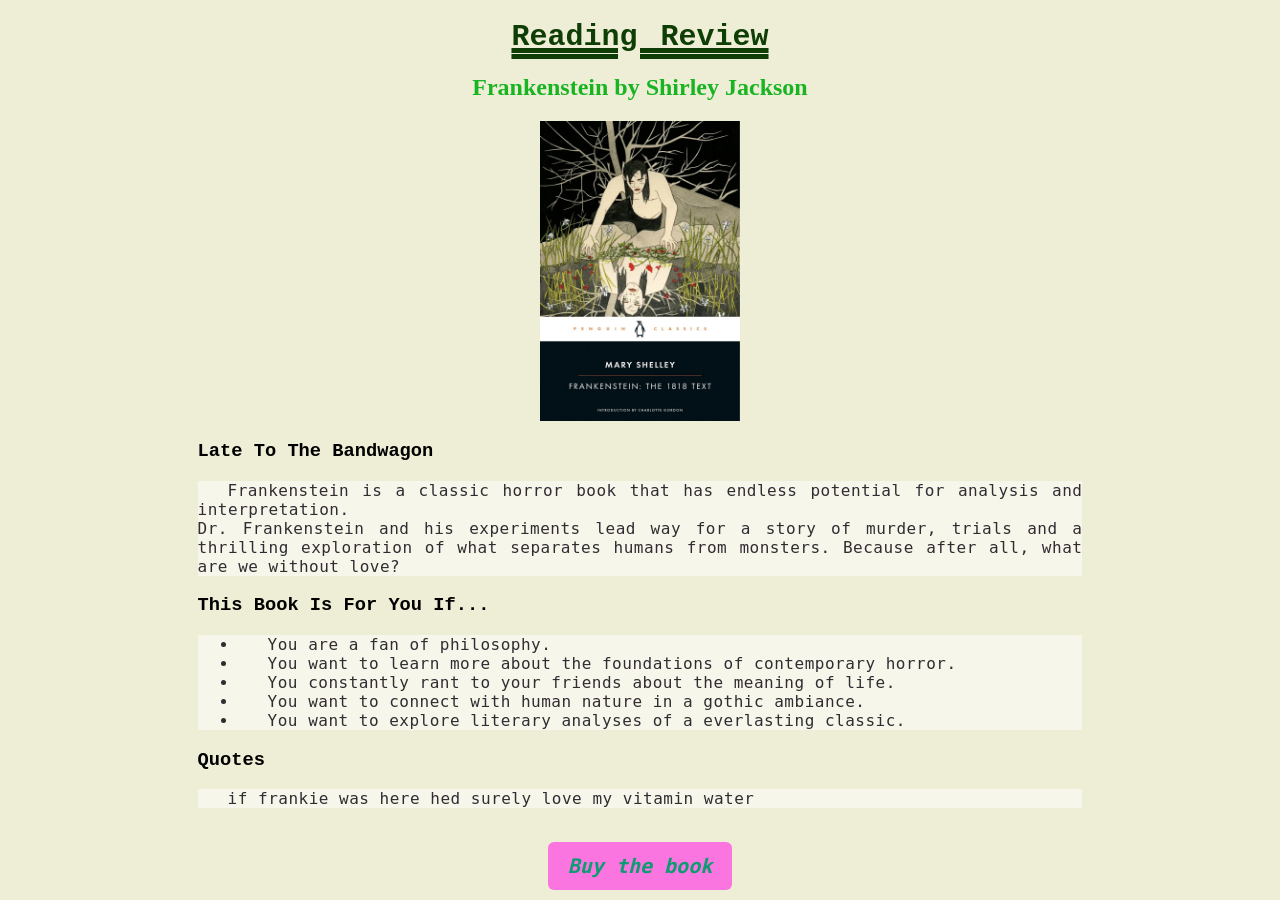
<file: Class Exercises/CSSexercise.html>
<!DOCTYPE html>

<html>
<head>
  <link rel="stylesheet" href="../Assets/mystyle.css">
</head>
<title>Review of Frankenstein </title>
</head>
<body>

<h1> Reading Review </h1>
<h2 style="color: rgb(24, 180, 34);">Frankenstein by Shirley Jackson</h2>
<img src="../Assets/Images/Frankie.webp" alt="The book cover of Frankenstein showing a human looking monster looking at their reflection in the water. The eyes of the reflection seem to stare back." 
title="The cover of the edition I read" style="display:block; margin-left: auto; margin-right: auto;" width="200" height="300">
<h3> Late to the bandwagon </h3>
<p> Frankenstein is a classic horror book that has endless potential for analysis and interpretation. <br> Dr. Frankenstein and his experiments lead way for a story of murder, trials and a thrilling exploration of what separates humans from monsters. Because after all, what are we without love? </p>
  <h3> this book is for you if...</h3>
  <p> 
    <ul>
    <li>You are a fan of philosophy. </li>
    <li>You want to learn more about the foundations of contemporary horror.</li>
    <li>You constantly rant to your friends about the meaning of life.</li>
    <li>You want to connect with human nature in a gothic ambiance.</li>
    <li>You want to explore literary analyses of a everlasting classic.</li>
  </ul> 
</p>
<h3> Quotes </h3>
<p> if frankie was here hed surely love my vitamin water</p>
<br>
<a href="https://www.sainthenribooks.com/item/rBSsMLeAZlYIeVjfj-O4NQ" title="Saint-Henri Bookstore" target="_blank">Buy the book</a>
</body>
</html>
</file>
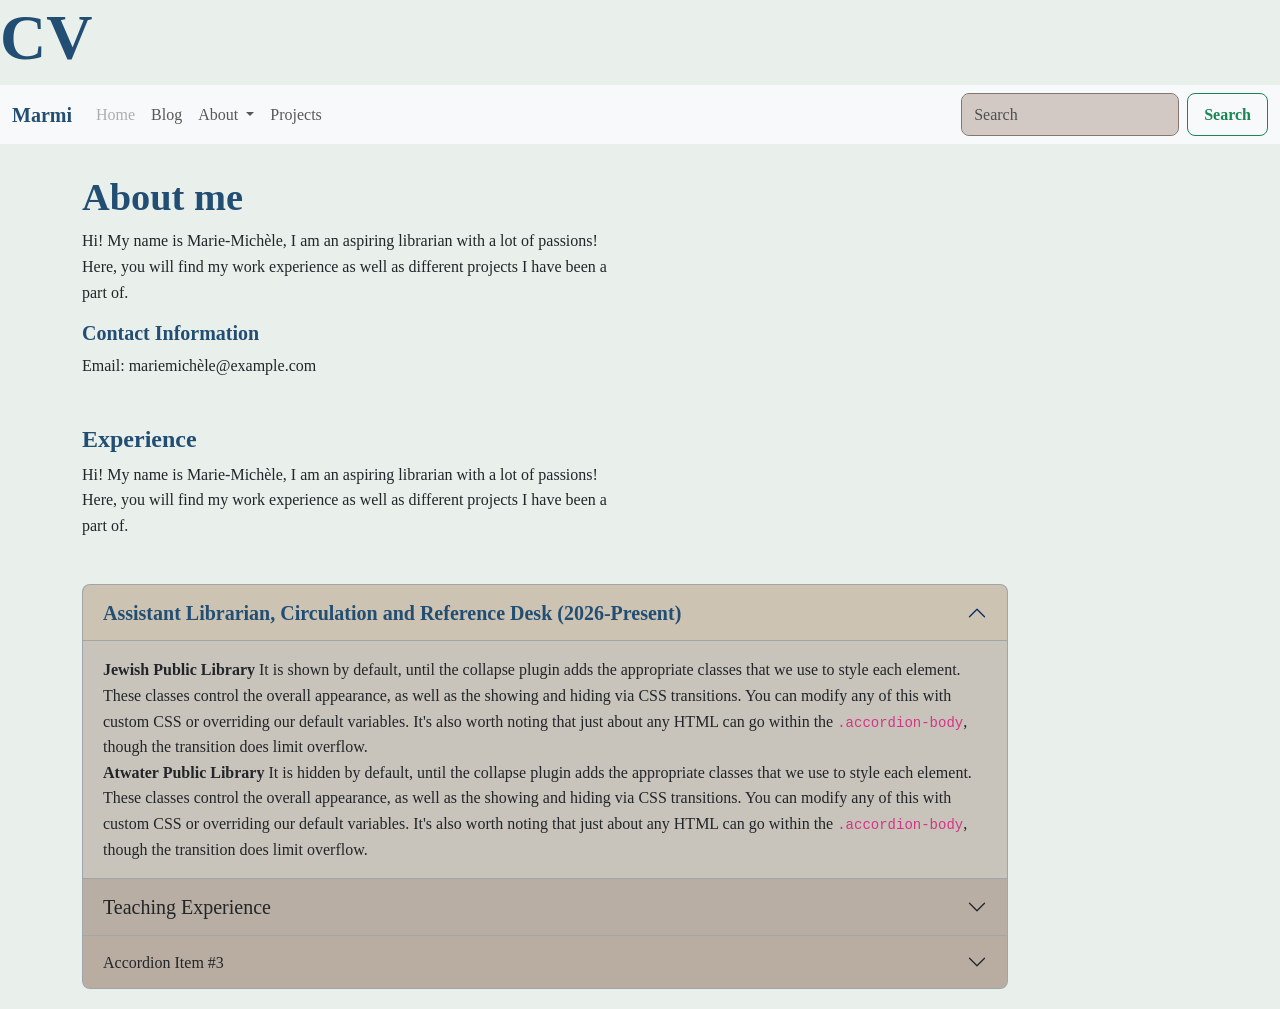
<file: Class Exercises/CV.html>
<!doctype html>
<html lang="en">
  <head>
    <meta charset="utf-8">
    <meta name="viewport" content="width=device-width, initial-scale=1">
    <title>CV</title>
    <link href="https://cdn.jsdelivr.net/npm/bootstrap@5.2.3/dist/css/bootstrap.min.css" rel="stylesheet" integrity="sha384-rbsA2VBKQhggwzxH7pPCaAqO46MgnOM80zW1RWuH61DGLwZJEdK2Kadq2F9CUG65" crossorigin="anonymous">
 <link rel="stylesheet" href="../Assets/mystyle_bootstrap.css">
  </head>
  <body>
    <h1>CV</h1>
    <script src="https://cdn.jsdelivr.net/npm/bootstrap@5.2.3/dist/js/bootstrap.bundle.min.js" integrity="sha384-kenU1KFdBIe4zVF0s0G1M5b4hcpxyD9F7jL+jjXkk+Q2h455rYXK/7HAuoJl+0I4" crossorigin="anonymous"></script>
<special-header> 
<script src="../Assets/headerfooter.js"></script>
</special-header>
<div class="container" style="margin-top: 30px; margin-bottom: 30px;">
  <div class="row">
    <div class="col-md-6">
      <h2>About me</h2>
      <p>Hi! My name is Marie-Michèle, I am an aspiring librarian with a lot of passions! Here, you will find my work experience as well as different projects I have been a part of.</p>
      <h5>Contact Information</h5>
  <p>Email: mariemichèle@example.com</p>
    </div>
    </div>
 </div>
<div class="container" style="margin-top: 30px; margin-bottom: 30px;">
  <div class="row">
    <div class="col-md-6">
      <h4>Experience</h4>
      <p>Hi! My name is Marie-Michèle, I am an aspiring librarian with a lot of passions! Here, you will find my work experience as well as different projects I have been a part of.</p>
    </div>
    </div>
 </div>
<div class="container" style="margin-top: 20px; margin-bottom: 20px;">
  <div class="row">
    <div class="col-md-10">
      <div class="accordion" id="accordionExample">
  <div class="accordion-item">
    <h2 class="accordion-header" id="headingOne">
      <button class="accordion-button fs-5" type="button" data-bs-toggle="collapse" data-bs-target="#collapseOne" aria-expanded="true" aria-controls="collapseOne">
        <strong>Assistant Librarian, Circulation and Reference Desk (2026-Present)</strong>
      </button>
    </h2>
    <div id="collapseOne" class="accordion-collapse collapse show" aria-labelledby="headingOne" data-bs-parent="#accordionExample">
      <div class="accordion-body">
        <strong>Jewish Public Library</strong> It is shown by default, until the collapse plugin adds the appropriate classes that we use to style each element. These classes control the overall appearance, as well as the showing and hiding via CSS transitions. You can modify any of this with custom CSS or overriding our default variables. It's also worth noting that just about any HTML can go within the <code>.accordion-body</code>, though the transition does limit overflow.
              <br><strong>Atwater Public Library</strong> It is hidden by default, until the collapse plugin adds the appropriate classes that we use to style each element. These classes control the overall appearance, as well as the showing and hiding via CSS transitions. You can modify any of this with custom CSS or overriding our default variables. It's also worth noting that just about any HTML can go within the <code>.accordion-body</code>, though the transition does limit overflow.
      </div>
    </div>
  </div>
  <div class="accordion-item">
    <h2 class="accordion-header" id="headingTwo">
      <button class="accordion-button collapsed fs-5" type="button" data-bs-toggle="collapse" data-bs-target="#collapseTwo" aria-expanded="false" aria-controls="collapseTwo">
        Teaching Experience
      </button>
    </h2>
    <div id="collapseTwo" class="accordion-collapse collapse" aria-labelledby="headingTwo" data-bs-parent="#accordionExample">
      <div class="accordion-body">
        <strong>Atwater Public Library</strong> It is hidden by default, until the collapse plugin adds the appropriate classes that we use to style each element. These classes control the overall appearance, as well as the showing and hiding via CSS transitions. You can modify any of this with custom CSS or overriding our default variables. It's also worth noting that just about any HTML can go within the <code>.accordion-body</code>, though the transition does limit overflow.
      </div>
    </div>
  </div>
  <div class="accordion-item">
    <h2 class="accordion-header" id="headingThree">
      <button class="accordion-button collapsed" type="button" data-bs-toggle="collapse" data-bs-target="#collapseThree" aria-expanded="false" aria-controls="collapseThree">
        Accordion Item #3
      </button>
    </h2>
    <div id="collapseThree" class="accordion-collapse collapse" aria-labelledby="headingThree" data-bs-parent="#accordionExample">
      <div class="accordion-body">
        <strong>This is the third item's accordion body.</strong> It is hidden by default, until the collapse plugin adds the appropriate classes that we use to style each element. These classes control the overall appearance, as well as the showing and hiding via CSS transitions. You can modify any of this with custom CSS or overriding our default variables. It's also worth noting that just about any HTML can go within the <code>.accordion-body</code>, though the transition does limit overflow.
      </div>
    </div>
  </div>
</div>
  </body>
</file>
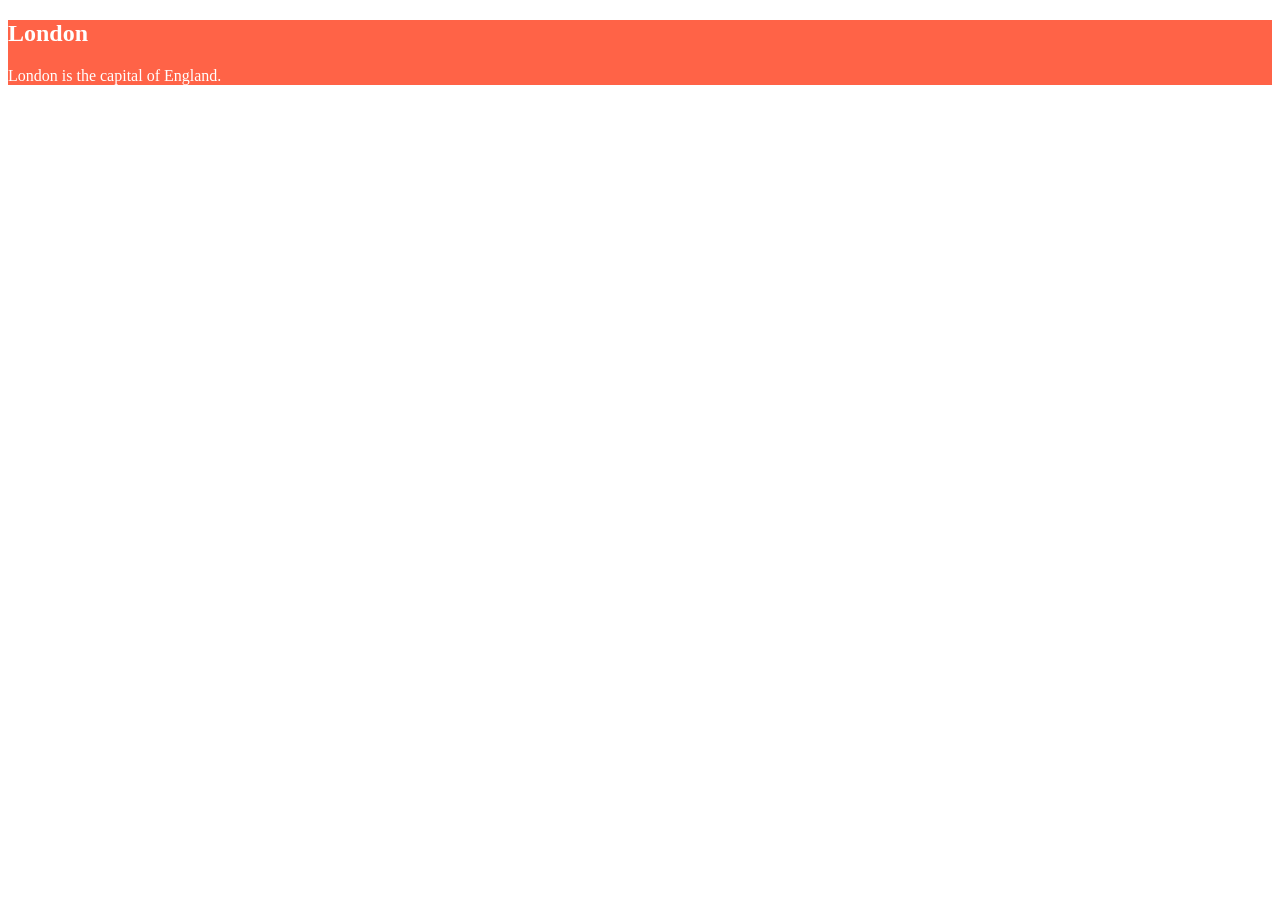
<file: Class Exercises/exerciseclasses.html>
<!DOCTYPE html>
<html>
<head>
<style>
.city {
  background-color: tomato;
  color: white;
}
</style>
</head>
<body>

<div class="city">
  <h2>London</h2>
  <p>London is the capital of England.</p>
</div>

</body>
</file>
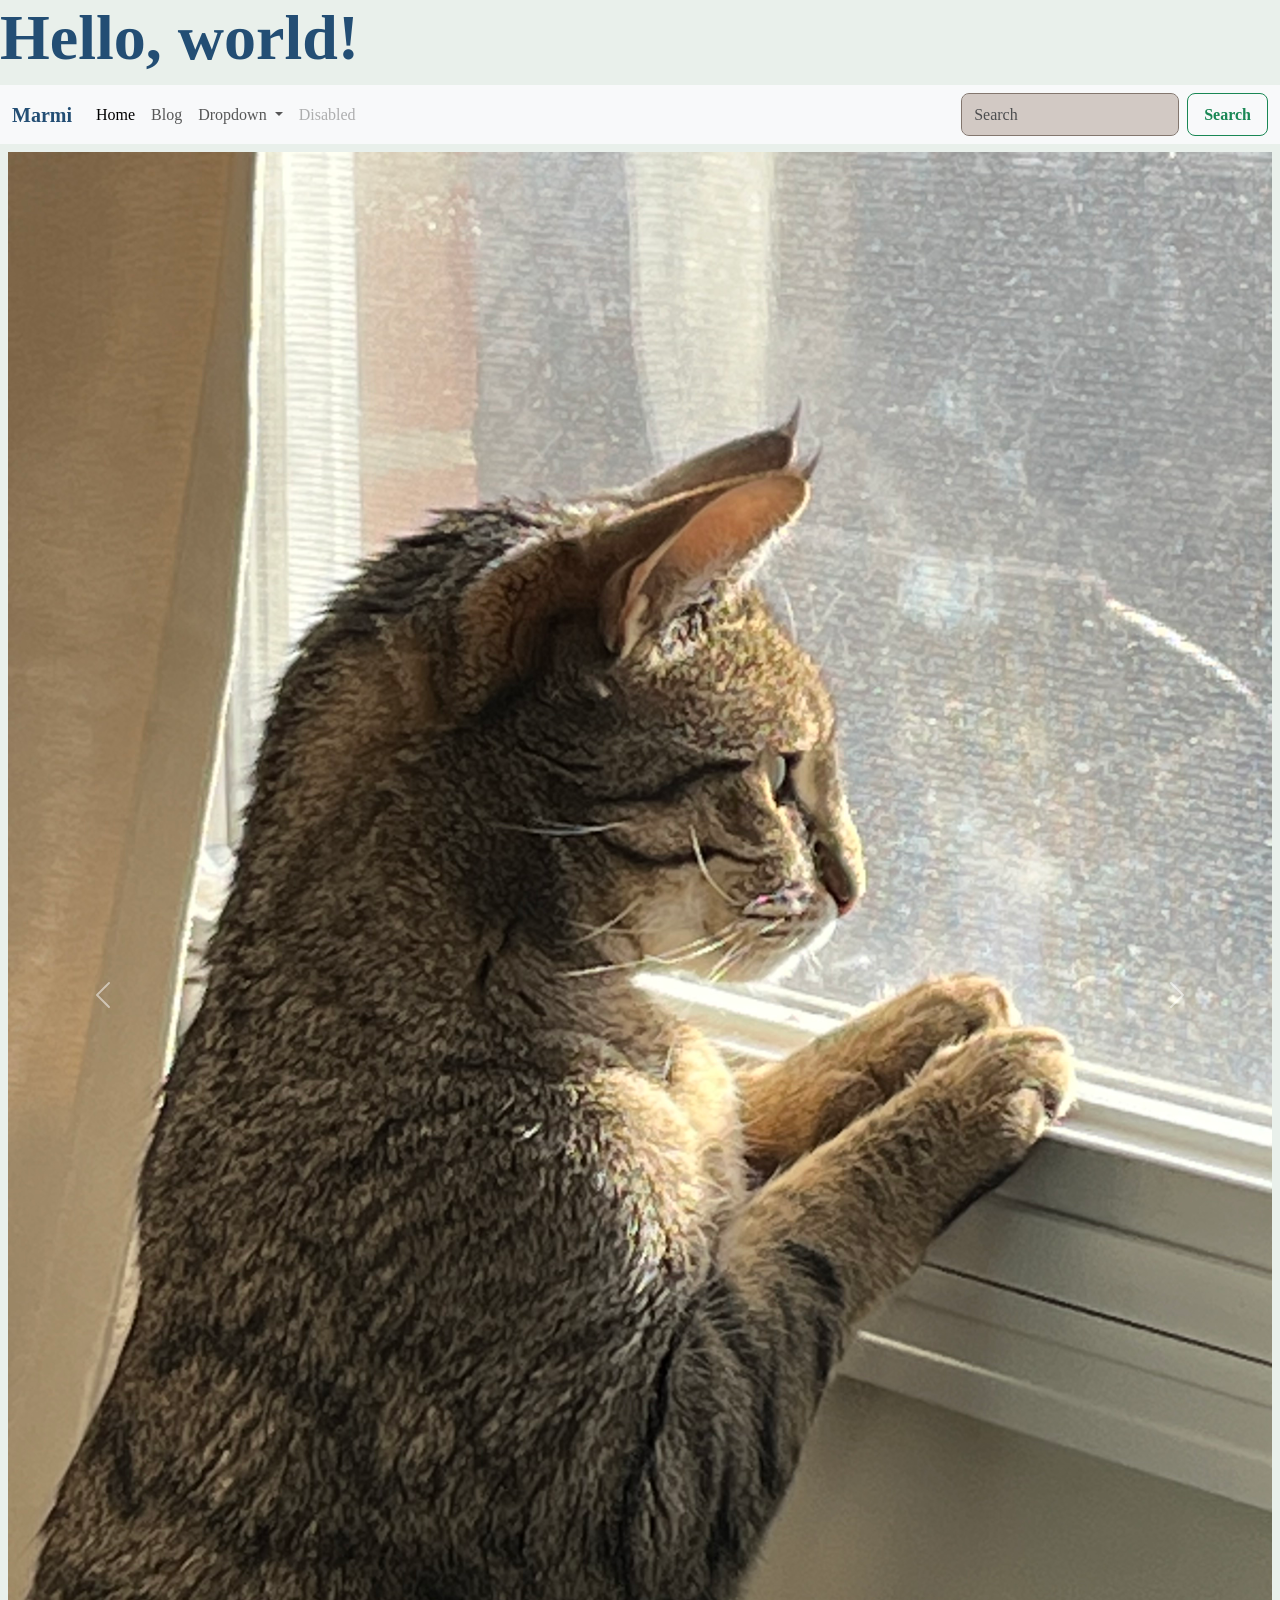
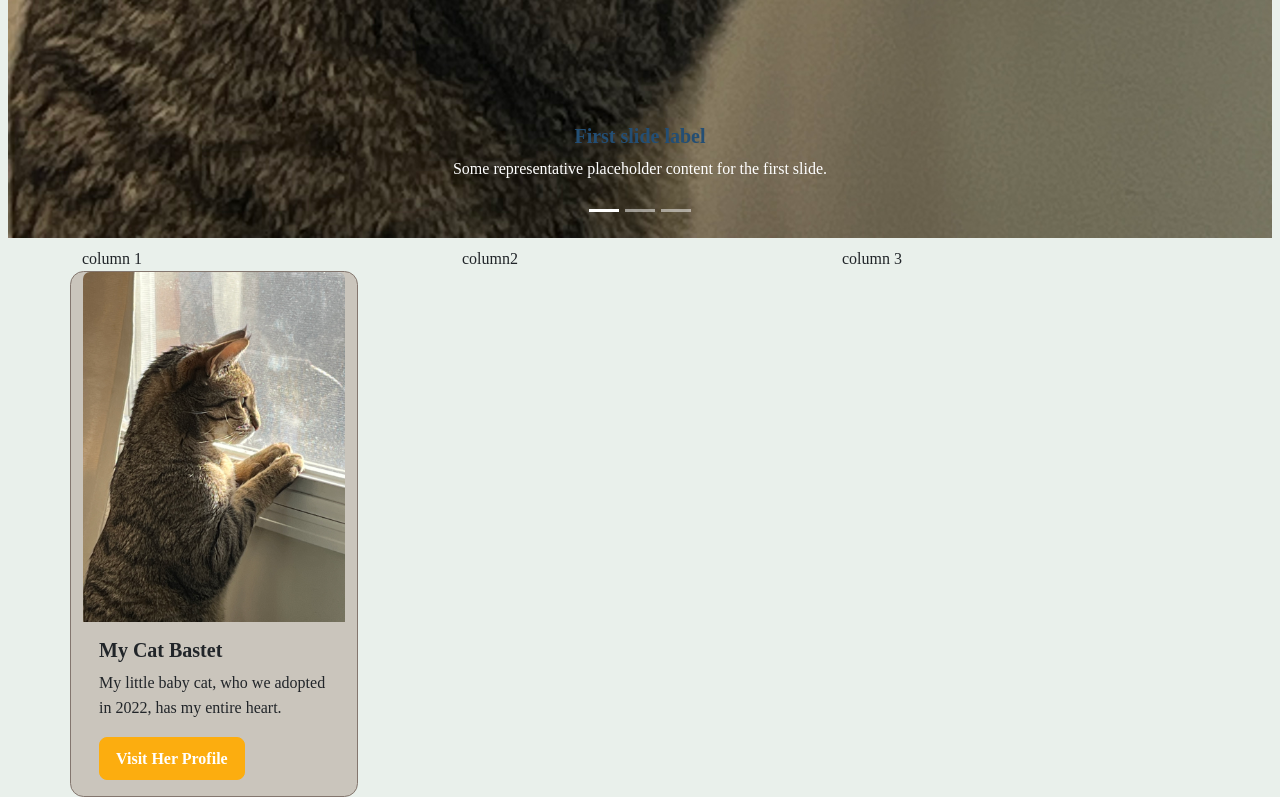
<file: Class Exercises/Week9bootstrap.html>
<!doctype html>
<html lang="en">
  <head>
    <meta charset="utf-8">
    <meta name="viewport" content="width=device-width, initial-scale=1">
    <title>Bootstrap exercise</title>
    <link href="https://cdn.jsdelivr.net/npm/bootstrap@5.2.3/dist/css/bootstrap.min.css" rel="stylesheet" integrity="sha384-rbsA2VBKQhggwzxH7pPCaAqO46MgnOM80zW1RWuH61DGLwZJEdK2Kadq2F9CUG65" crossorigin="anonymous">
 <link rel="stylesheet" href="../Assets/mystyle_bootstrap.css">
  </head>
  <body>
    <h1>Hello, world!</h1>
    <script src="https://cdn.jsdelivr.net/npm/bootstrap@5.2.3/dist/js/bootstrap.bundle.min.js" integrity="sha384-kenU1KFdBIe4zVF0s0G1M5b4hcpxyD9F7jL+jjXkk+Q2h455rYXK/7HAuoJl+0I4" crossorigin="anonymous"></script>
  </body>
</html>
<nav class="navbar navbar-expand-lg bg-light">
  <div class="container-fluid">
    <a class="navbar-brand" href="#">Marmi</a>
    <button class="navbar-toggler" type="button" data-bs-toggle="collapse" data-bs-target="#navbarSupportedContent" aria-controls="navbarSupportedContent" aria-expanded="false" aria-label="Toggle navigation">
      <span class="navbar-toggler-icon"></span>
    </button>
    <div class="collapse navbar-collapse" id="navbarSupportedContent">
      <ul class="navbar-nav me-auto mb-2 mb-lg-0">
        <li class="nav-item">
          <a class="nav-link active" aria-current="page" href="#">Home</a>
        </li>
        <li class="nav-item">
          <a class="nav-link" href="CSSexercise.html">Blog</a>
        </li>
        <li class="nav-item dropdown">
          <a class="nav-link dropdown-toggle" href="#" role="button" data-bs-toggle="dropdown" aria-expanded="false">
            Dropdown
          </a>
          <ul class="dropdown-menu">
            <li><a class="dropdown-item" href="#">Action</a></li>
            <li><a class="dropdown-item" href="#">Another action</a></li>
            <li><hr class="dropdown-divider"></li>
            <li><a class="dropdown-item" href="#">Something else here</a></li>
          </ul>
        </li>
        <li class="nav-item">
          <a class="nav-link disabled">Disabled</a>
        </li>
      </ul>
      <form class="d-flex" role="search">
        <input class="form-control me-2" type="search" placeholder="Search" aria-label="Search">
        <button class="btn btn-outline-success" type="submit">Search</button>
      </form>
    </div>
  </div>
</nav>
<div id="carouselExampleCaptions" class="carousel slide m-2"; data-bs-ride="false">
  <div class="carousel-indicators">
    <button type="button" data-bs-target="#carouselExampleCaptions" data-bs-slide-to="0" class="active" aria-current="true" aria-label="Slide 1"></button>
    <button type="button" data-bs-target="#carouselExampleCaptions" data-bs-slide-to="1" aria-label="Slide 2"></button>
    <button type="button" data-bs-target="#carouselExampleCaptions" data-bs-slide-to="2" aria-label="Slide 3"></button>
  </div>
  <div class="carousel-inner">
    <div class="carousel-item active">
      <img src="../Assets/Images/IMG_1582.jpeg" class="d-block w-100" alt="...">
      <div class="carousel-caption d-none d-md-block">
        <h5>First slide label</h5>
        <p>Some representative placeholder content for the first slide.</p>
      </div>
    </div>
    <div class="carousel-item">
      <img src="../Assets/Images/Frankie.webp" class="d-block w-100" alt="...">
      <div class="carousel-caption d-none d-md-block">
        <h5>Second slide label</h5>
        <p>Some representative placeholder content for the second slide.</p>
      </div>
    </div>
    <div class="carousel-item">
      <img src="../Assets/Images/HillHouse.jpeg" class="d-block 100" alt="...">
      <div class="carousel-caption d-none d-md-block">
        <h5>Third slide label</h5>
        <p>Some representative placeholder content for the third slide.</p>
      </div>
    </div>
  </div>
  <button class="carousel-control-prev" type="button" data-bs-target="#carouselExampleCaptions" data-bs-slide="prev">
    <span class="carousel-control-prev-icon" aria-hidden="true"></span>
    <span class="visually-hidden">Previous</span>
  </button>
  <button class="carousel-control-next" type="button" data-bs-target="#carouselExampleCaptions" data-bs-slide="next">
    <span class="carousel-control-next-icon" aria-hidden="true"></span>
    <span class="visually-hidden">Next</span>
  </button>
</div>
<section> 
  <div class="container">
    <div class="row">
      <div class="col-lg-4 col-md-6 col-sm-12"
        <h2> column 1 </h2>  
      </div>
      <div class="col-lg-4 col-md-6 col-sm-12"
     <h2> column2
        </div>
          <div class="col-lg-4 col-md-6 col-sm-12"
        <h2> column 3 </h2>
      </div>
      <div class="card" style="width: 18rem;">
  <img src="../Assets/Images/IMG_1582.jpeg" class="card-img-top" alt="...">
  <div class="card-body">
    <h5 class="card-title">My Cat Bastet</h5>
    <p class="card-text">My little baby cat, who we adopted in 2022, has my entire heart.</p>
    <a href="#" class="btn btn-primary"> Visit Her Profile</a>
  </div>
</div>
      </div>
    </div>
  </div>
</section>
  
  </body>
</html>
</file>
<file: Assets/mystyle.css>
body {
  background-color: rgb(238, 237, 213);
}
h1 {
  color: rgb(14, 61, 5);
  Font-size: 30px;
  text-align: center;
  text-decoration:underline;
  text-decoration-thickness: 5px;
  text-decoration-style:double;
  text-transform:capitalize;
  word-spacing: 5px;
  text-shadow: 5px,5px,5px,rgb(189, 180, 180);
  font-family:"Courier New",Arial,monospace;
   font-weight: bold;
}
h2 {
  color:rgb(0, 0, 0);
  text-align: center;
  font-weight: bold;
}
h3 {
  color: rgb(0, 0, 0);
display: block;
  text-align: left;
  font-weight: bold;
  text-transform: capitalize;
  font-family:'courier new', monospace;
  margin-left: 15%;
  margin-right: 15%;
}
p {
  color: rgb(50, 44, 50);
  font-size: 16px;
  text-align: justify;
  text-align-last:left;
  background-color: rgba(255, 255, 255, 0.5);
  text-indent:30px;
  letter-spacing: .5px;
  line-height: 2,5px;
  word-spacing: 1,5px;
  white-space: normal;
  font-family:monospace;
  display: block;
  margin-left: 15%;
  margin-right: 15%;
}
ul {
  color: rgb(50, 44, 50);
  font-size: 16px;
  text-align: justify;
  text-align-last:left;
  background-color: rgba(255, 255, 255, 0.5);
  text-indent:30px;
  letter-spacing: .5px;
  line-height: 2,5px;
  word-spacing: 1,5px;
  white-space: normal;
  font-family:monospace;
  display: block;
  margin-left: 15%;
  margin-right: 15%;
}
/* @media (max-width: 576px) {
  body {
 background-image: url("Images/Frankie.webp");
  background-size:cover;
} */
a{
  font-size: 20px;
  font-family: monospace;
  font-weight: bold;
  font-style: italic;
  color: rgb(12,155,114);
  background-color: rgba(255, 66, 230, 0.694);
  display: block;
  width: fit-content;
  margin-left: auto;
  margin-right: auto;
  padding: 12px 20px;
  text-decoration: none;
  border-radius: 6px;
  }
a:hover{
  background-color: rgb(229, 191, 224);
  display: block;
  width: fit-content;
  margin-left: auto;
  margin-right: auto;
  padding: 12px 20px;
  text-decoration: none;
  border-radius: 6px;
  }
a:visited{

  }
  /* this is a comment
  */
  }
</file>
